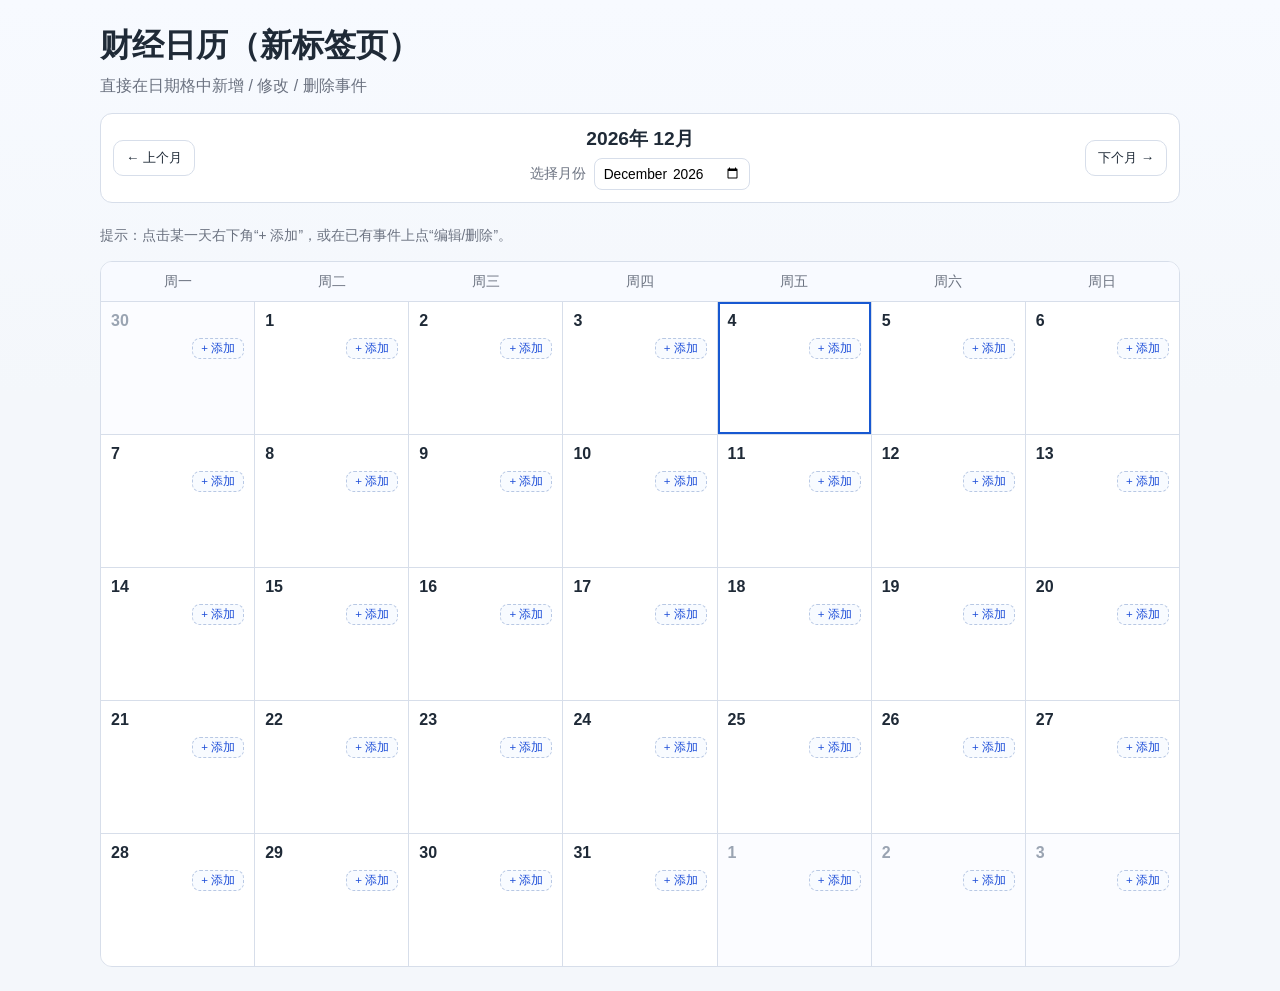
<file: index.html>
<!doctype html>
<html lang="zh-CN">
  <head>
    <meta charset="UTF-8" />
    <meta name="viewport" content="width=device-width, initial-scale=1.0" />
    <title>财经日历（新标签页）</title>
    <link rel="stylesheet" href="styles.css" />
  </head>
  <body>
    <main class="app">
      <header class="app-header">
        <h1>财经日历（新标签页）</h1>
        <p>直接在日期格中新增 / 修改 / 删除事件</p>
      </header>

      <section class="toolbar" aria-label="日历工具栏">
        <button id="prevMonth" class="btn" type="button">← 上个月</button>
        <div class="month-controls">
          <h2 id="monthLabel" class="month-label"></h2>
          <label class="month-picker-label" for="monthPicker">
            选择月份
            <input id="monthPicker" class="month-picker" type="month" />
          </label>
        </div>
        <button id="nextMonth" class="btn" type="button">下个月 →</button>
      </section>

      <p class="form-hint">提示：点击某一天右下角“+ 添加”，或在已有事件上点“编辑/删除”。</p>

      <section class="calendar-wrapper">
        <div class="weekdays" aria-hidden="true">
          <span>周一</span><span>周二</span><span>周三</span><span>周四</span><span>周五</span><span>周六</span><span>周日</span>
        </div>
        <div id="calendarGrid" class="calendar-grid" role="grid" aria-label="财经月历"></div>
      </section>
    </main>

    <script src="script.js"></script>
  </body>
</html>
</file>
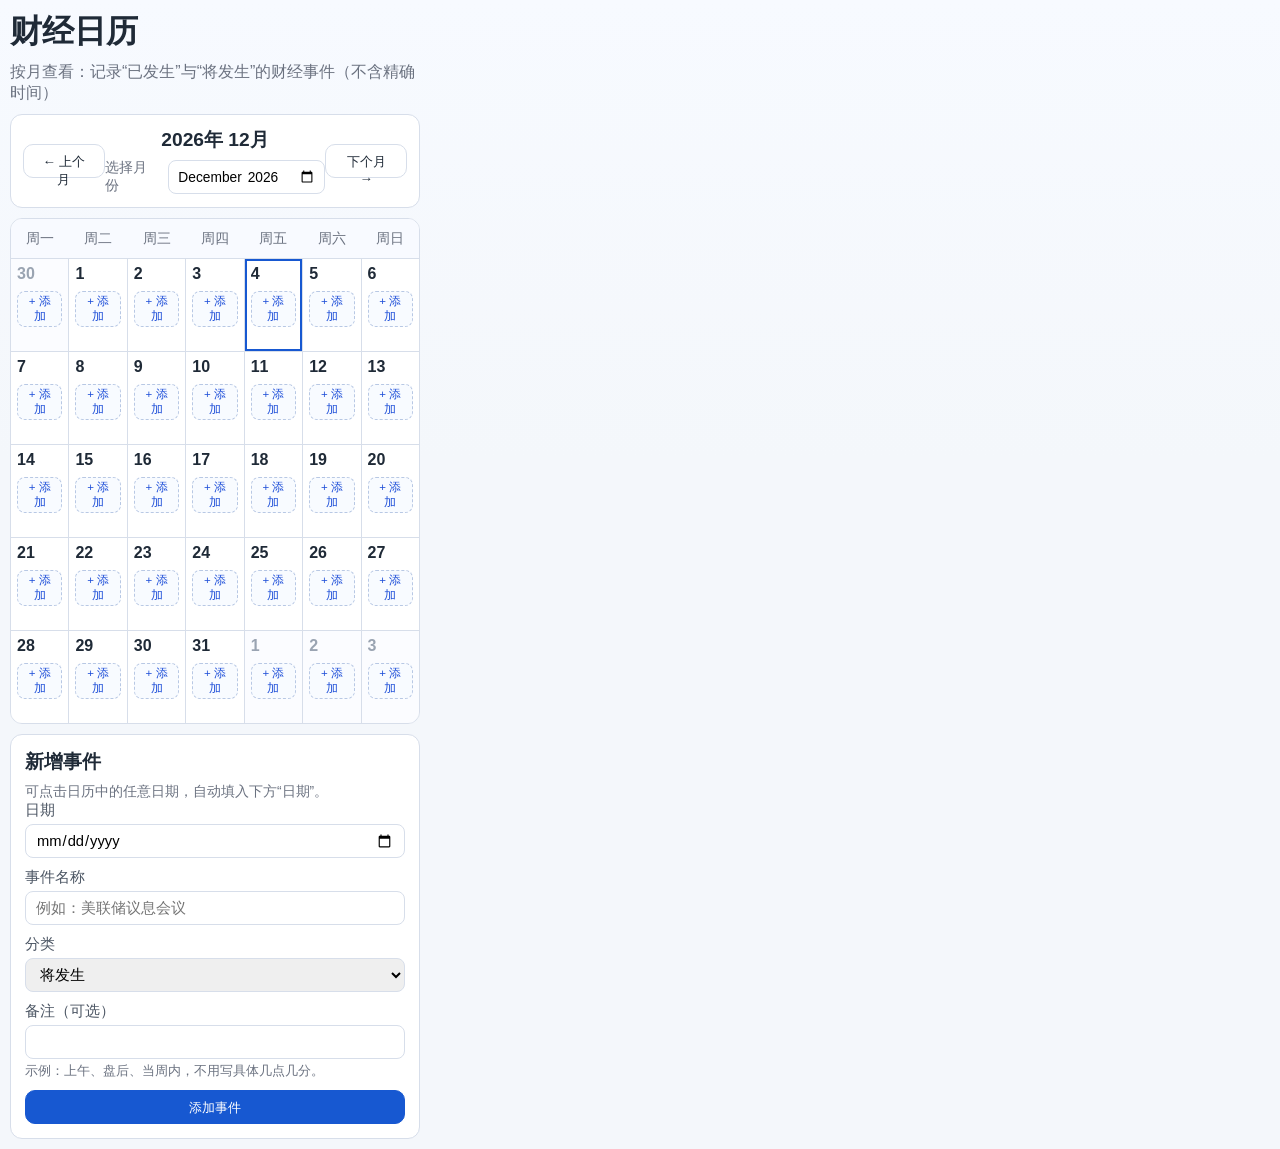
<file: popup.html>
<!doctype html>
<html lang="zh-CN">
  <head>
    <meta charset="UTF-8" />
    <meta name="viewport" content="width=device-width, initial-scale=1.0" />
    <title>财经日历（月视图）</title>
    <link rel="stylesheet" href="styles.css" />
  </head>
  <body class="extension-popup">
    <main class="app">
      <header class="app-header">
        <h1>财经日历</h1>
        <p>按月查看：记录“已发生”与“将发生”的财经事件（不含精确时间）</p>
      </header>

      <section class="toolbar" aria-label="日历工具栏">
        <button id="prevMonth" class="btn" type="button">← 上个月</button>
        <div class="month-controls">
          <h2 id="monthLabel" class="month-label"></h2>
          <label class="month-picker-label" for="monthPicker">
            选择月份
            <input id="monthPicker" class="month-picker" type="month" />
          </label>
        </div>
        <button id="nextMonth" class="btn" type="button">下个月 →</button>
      </section>

      <section class="calendar-wrapper">
        <div class="weekdays" aria-hidden="true">
          <span>周一</span><span>周二</span><span>周三</span><span>周四</span><span>周五</span><span>周六</span><span>周日</span>
        </div>
        <div id="calendarGrid" class="calendar-grid" role="grid" aria-label="财经月历"></div>
      </section>

      <section class="panel">
        <h3>新增事件</h3>
        <p id="formHint" class="form-hint">可点击日历中的任意日期，自动填入下方“日期”。</p>
        <form id="eventForm" class="event-form">
          <label>
            日期
            <input id="eventDate" type="date" required />
          </label>
          <label>
            事件名称
            <input id="eventTitle" type="text" maxlength="50" placeholder="例如：美联储议息会议" required />
          </label>
          <label>
            分类
            <select id="eventType">
              <option value="upcoming">将发生</option>
              <option value="past">已发生</option>
            </select>
          </label>
          <label>
            备注（可选）
            <input id="eventNote" type="text" maxlength="120" />
            <small class="field-hint">示例：上午、盘后、当周内，不用写具体几点几分。</small>
          </label>
          <button class="btn primary" type="submit">添加事件</button>
        </form>
      </section>
    </main>

    <template id="eventTagTemplate">
      <li class="event-tag">
        <span class="dot"></span>
        <span class="text"></span>
        <button class="delete-btn" type="button" aria-label="删除事件" title="删除事件">×</button>
      </li>
    </template>

    <script src="script.js"></script>
  </body>
</html>
</file>
<file: styles.css>
:root {
  --bg: #f4f7fb;
  --card: #ffffff;
  --text: #1f2a37;
  --muted: #6b7280;
  --line: #d7deea;
  --primary: #1758d1;
  --primary-weak: #e7efff;
  --past: #8b5cf6;
  --upcoming: #059669;
}

* {
  box-sizing: border-box;
}

body {
  margin: 0;
  min-height: 100vh;
  font-family: "PingFang SC", "Microsoft YaHei", sans-serif;
  color: var(--text);
  background: linear-gradient(180deg, #f7faff 0%, var(--bg) 40%);
}


body.extension-popup {
  min-height: auto;
  width: 430px;
  max-width: 100vw;
}

body.extension-popup .app {
  width: 100%;
  margin: 0;
  padding: 10px;
  gap: 10px;
}

body.extension-popup .day-cell {
  min-height: 92px;
  padding: 6px;
}

body.extension-popup .event-tag {
  font-size: 0.7rem;
}

body.extension-popup .btn,
body.extension-popup input,
body.extension-popup select {
  height: 34px;
}

.app {
  width: min(1080px, 95vw);
  margin: 24px auto;
  display: grid;
  gap: 16px;
}

.app-header h1 {
  margin: 0;
}

.app-header p {
  margin: 8px 0 0;
  color: var(--muted);
}

.toolbar {
  display: flex;
  align-items: center;
  justify-content: space-between;
  background: var(--card);
  border: 1px solid var(--line);
  border-radius: 12px;
  padding: 12px;
}

.month-label {
  margin: 0;
  font-size: 1.2rem;
}

.month-controls {
  display: grid;
  gap: 6px;
  justify-items: center;
}

.month-picker-label {
  display: inline-flex;
  align-items: center;
  gap: 8px;
  font-size: 0.86rem;
  color: var(--muted);
}

.month-picker {
  height: 32px;
  border-radius: 8px;
  border: 1px solid var(--line);
  padding: 0 8px;
  background: #fff;
}

.btn {
  border: 1px solid var(--line);
  background: #fff;
  color: var(--text);
  border-radius: 10px;
  padding: 8px 12px;
  cursor: pointer;
}

.btn:hover {
  border-color: var(--primary);
}

.btn.primary {
  background: var(--primary);
  color: #fff;
  border-color: var(--primary);
}

.calendar-wrapper {
  background: var(--card);
  border: 1px solid var(--line);
  border-radius: 12px;
  overflow: hidden;
}

.weekdays,
.calendar-grid {
  display: grid;
  grid-template-columns: repeat(7, minmax(0, 1fr));
}

.weekdays span {
  text-align: center;
  padding: 10px;
  color: var(--muted);
  font-size: 0.9rem;
  background: #f8faff;
  border-bottom: 1px solid var(--line);
}

.calendar-grid {
  gap: 1px;
  background: var(--line);
}

.day-cell {
  min-height: 132px;
  padding: 10px;
  background: #fff;
  display: flex;
  flex-direction: column;
  gap: 8px;
  cursor: pointer;
}

.day-cell.muted {
  background: #fbfcff;
  color: #9aa4b2;
}

.day-cell.today {
  outline: 2px solid var(--primary);
  outline-offset: -2px;
}

.day-cell.selected {
  box-shadow: inset 0 0 0 2px #0ea5e9;
  background: #f3fbff;
}

.date-num {
  font-weight: 700;
}

.event-list {
  margin: 0;
  padding: 0;
  list-style: none;
  display: grid;
  gap: 4px;
}

.event-tag {
  font-size: 0.78rem;
  display: flex;
  align-items: flex-start;
  gap: 6px;
  line-height: 1.25;
  color: #354052;
  justify-content: space-between;
}


.add-event-btn {
  align-self: flex-end;
  border: 1px dashed #b8c8e4;
  background: #f8fbff;
  color: #1d4ed8;
  border-radius: 8px;
  font-size: 0.72rem;
  padding: 2px 8px;
  cursor: pointer;
}

.add-event-btn:hover {
  background: #eef5ff;
}

.event-actions {
  display: inline-flex;
  gap: 4px;
  margin-left: 6px;
}

.mini-btn {
  border: 1px solid #d1d9e6;
  background: #fff;
  color: #475569;
  border-radius: 6px;
  font-size: 0.65rem;
  padding: 0 6px;
  height: 20px;
  cursor: pointer;
}

.mini-btn:hover {
  border-color: #94a3b8;
}

.mini-btn.danger:hover {
  border-color: #f2b4b4;
  color: #b91c1c;
  background: #fff5f5;
}

.dot {
  width: 8px;
  height: 8px;
  border-radius: 999px;
  margin-top: 3px;
  flex: 0 0 auto;
}

.event-tag[data-type="past"] .dot {
  background: var(--past);
}

.event-tag[data-type="upcoming"] .dot {
  background: var(--upcoming);
}


.delete-btn {
  margin-left: auto;
  width: 18px;
  height: 18px;
  border: 1px solid #d1d9e6;
  border-radius: 999px;
  background: #fff;
  color: #6b7280;
  cursor: pointer;
  font-size: 12px;
  line-height: 1;
  padding: 0;
}

.delete-btn:hover {
  color: #b91c1c;
  border-color: #f2b4b4;
  background: #fff5f5;
}
.panel {
  background: var(--card);
  border: 1px solid var(--line);
  border-radius: 12px;
  padding: 14px;
}

.panel h3 {
  margin: 0;
}

.form-hint {
  margin: 8px 0 0;
  color: var(--muted);
  font-size: 0.86rem;
}

.event-form {
  display: grid;
  gap: 10px;
}

label {
  display: grid;
  gap: 4px;
  color: #4b5563;
  font-size: 0.92rem;
}

.field-hint {
  color: var(--muted);
  font-size: 0.8rem;
  line-height: 1.3;
}

input,
select {
  height: 38px;
  border-radius: 8px;
  border: 1px solid var(--line);
  padding: 0 10px;
  font: inherit;
}

@media (max-width: 880px) {
  .day-cell {
    min-height: 120px;
  }
}

@media (max-width: 640px) {
  .toolbar {
    gap: 8px;
    flex-wrap: wrap;
  }

  .month-controls {
    order: -1;
    width: 100%;
  }

  .btn {
    padding: 6px 10px;
  }

  .day-cell {
    min-height: 100px;
    padding: 6px;
  }

  .event-tag {
    font-size: 0.72rem;
  }
}
</file>
